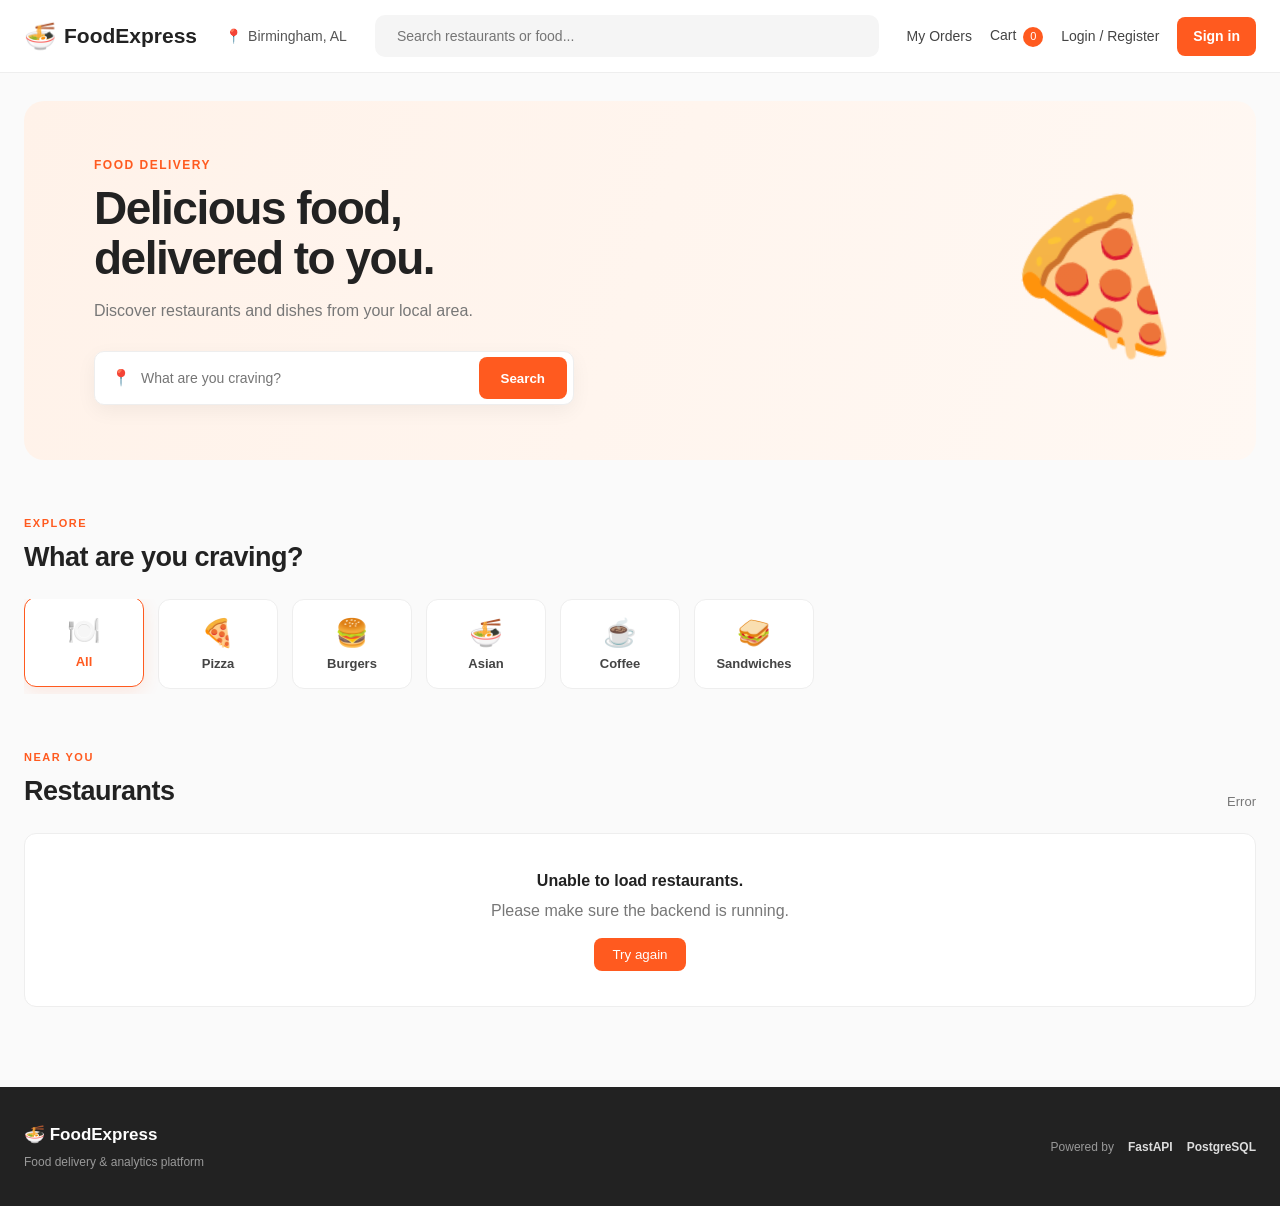
<file: frontend/index.html>
<!DOCTYPE html>
<html lang="en">
<head>
    <meta charset="UTF-8">
    <meta name="viewport" content="width=device-width, initial-scale=1.0">

    <title>FoodExpress</title>

    <link rel="stylesheet" href="css/style.css">
</head>

<body>

<header class="topbar">
    <div class="topbar-inner">

        <a href="/" class="logo">
            <span class="logo-icon">🍜</span>
            <span>FoodExpress</span>
        </a>

        <div class="location">
            <span>📍</span>
            <span>Birmingham, AL</span>
        </div>

        <div class="search-box">
            <span class="search-icon"></span>
            <input
                id="searchInput"
                type="text"
                placeholder="Search restaurants or food..."
            >
        </div>

        <nav class="nav">
            <a href="my-orders.html" class="nav-link">My Orders</a>
            <a href="#" class="nav-link">Cart <span id="cartCount">0</span></a>
            <span id="authArea" class="auth-area"></span>
            <a href="auth.html" class="login-button">Sign in</a>
        </nav>

    </div>
</header>


<main>

    <section class="hero">
        <div class="hero-content">
            <div>
                <p class="hero-label">FOOD DELIVERY</p>

                <h1>
                    Delicious food,<br>
                    delivered to you.
                </h1>

                <p class="hero-description">
                    Discover restaurants and dishes from your local area.
                </p>

                <div class="hero-search">
                    <span>📍</span>
                    <input
                        id="heroSearchInput"
                        type="text"
                        placeholder="What are you craving?"
                    >
                    <button id="heroSearchButton">Search</button>
                </div>
            </div>

            <div class="hero-decoration">
                🍕
            </div>
        </div>
    </section>


    <section class="categories-section">

        <div class="section-header">
            <div>
                <p class="section-eyebrow">EXPLORE</p>
                <h2>What are you craving?</h2>
            </div>
        </div>

        <div class="categories" id="categories">
            <button class="category active" data-category="all">
                <span>🍽️</span>
                <strong>All</strong>
            </button>

            <button class="category" data-category="pizza">
                <span>🍕</span>
                <strong>Pizza</strong>
            </button>

            <button class="category" data-category="burger">
                <span>🍔</span>
                <strong>Burgers</strong>
            </button>

            <button class="category" data-category="asian">
                <span>🍜</span>
                <strong>Asian</strong>
            </button>

            <button class="category" data-category="coffee">
                <span>☕</span>
                <strong>Coffee</strong>
            </button>

            <button class="category" data-category="sandwich">
                <span>🥪</span>
                <strong>Sandwiches</strong>
            </button>
        </div>

    </section>


    <section class="restaurants-section">

        <div class="section-header restaurants-header">

            <div>
                <p class="section-eyebrow">NEAR YOU</p>
                <h2>Restaurants</h2>
            </div>

            <div class="result-info" id="resultInfo">
                Loading...
            </div>

        </div>


        <div id="loading" class="loading">
            <div class="loading-spinner"></div>
            <p>Loading restaurants...</p>
        </div>


        <div
            id="error"
            class="error-message"
            style="display: none;"
        >
            <strong>Unable to load restaurants.</strong>
            <p>Please make sure the backend is running.</p>
            <button id="retryButton">Try again</button>
        </div>


        <div
            id="restaurants"
            class="restaurants-grid"
        ></div>

    </section>

</main>


<footer class="footer">

    <div class="footer-inner">

        <div>
            <div class="footer-logo">
                🍜 FoodExpress
            </div>

            <p>
                Food delivery & analytics platform
            </p>
        </div>

        <div class="footer-tech">
            <span>Powered by</span>
            <strong>FastAPI</strong>
            <strong>PostgreSQL</strong>
        </div>

    </div>

</footer>


<script src="js/app.js"></script>

</body>
</html>
</file>
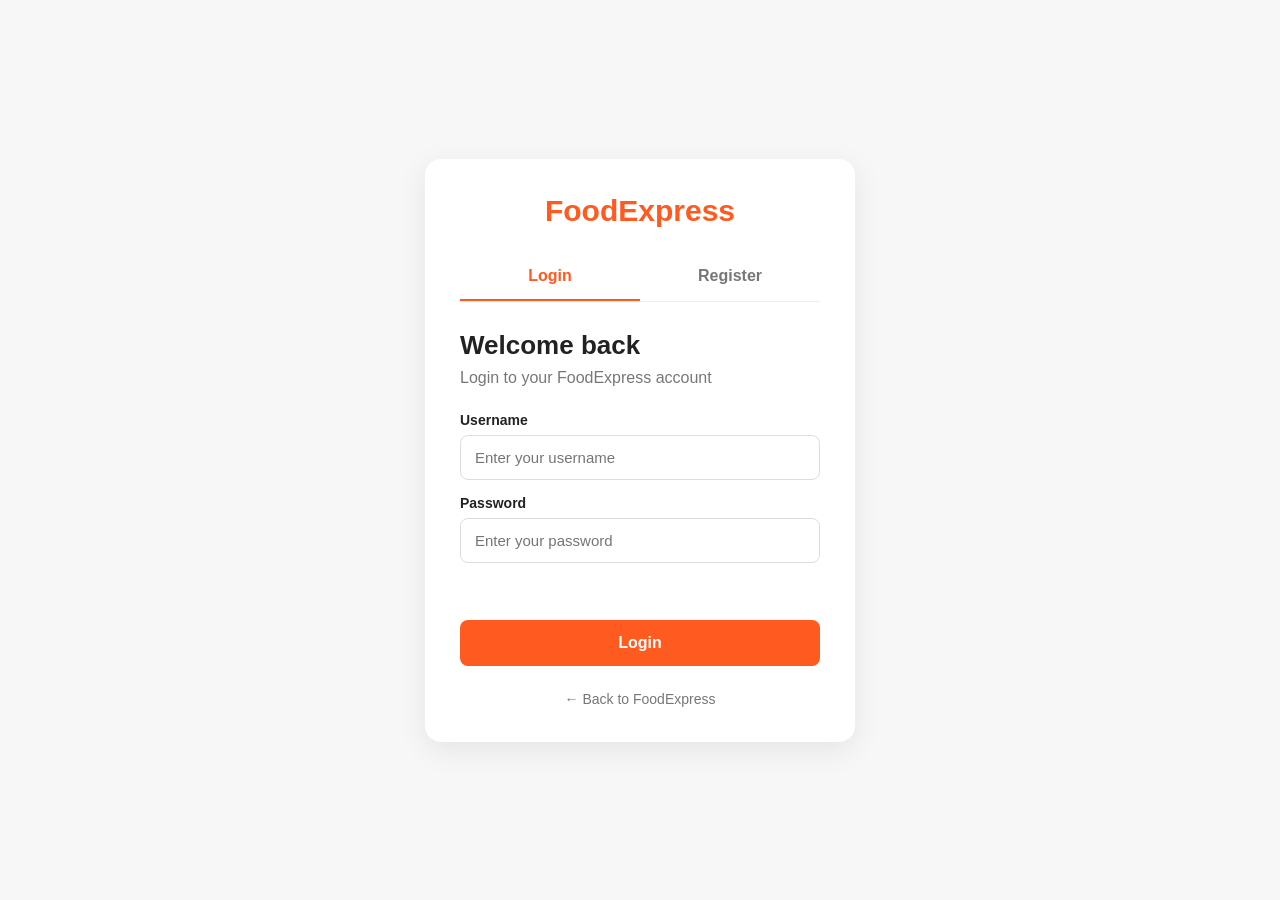
<file: frontend/auth.html>
<!DOCTYPE html>
<html lang="en">
<head>
    <meta charset="UTF-8">
    <meta name="viewport" content="width=device-width, initial-scale=1.0">
    <title>FoodExpress - Login</title>
    <link rel="stylesheet" href="css/auth.css">
</head>
<body>

<div class="auth-page">
    <div class="auth-card">

        <a href="index.html" class="logo">FoodExpress</a>

        <div class="auth-tabs">
            <button id="loginTab" class="active" onclick="showLogin()">
                Login
            </button>
            <button id="registerTab" onclick="showRegister()">
                Register
            </button>
        </div>

        <!-- Login -->
        <form id="loginForm" class="auth-form">
            <h1>Welcome back</h1>
            <p class="subtitle">Login to your FoodExpress account</p>

            <label for="loginUsername">Username</label>
            <input
                type="text"
                id="loginUsername"
                placeholder="Enter your username"
                required
            >

            <label for="loginPassword">Password</label>
            <input
                type="password"
                id="loginPassword"
                placeholder="Enter your password"
                required
            >

            <div id="loginMessage" class="message"></div>

            <button type="submit" class="submit-button">
                Login
            </button>
        </form>

        <!-- Register -->
        <form id="registerForm" class="auth-form hidden">
            <h1>Create account</h1>
            <p class="subtitle">Join FoodExpress</p>

            <label for="registerName">Name</label>
            <input
                type="text"
                id="registerName"
                placeholder="Enter your name"
            >

            <label for="registerUsername">Username</label>
            <input
                type="text"
                id="registerUsername"
                placeholder="Choose a username"
                required
            >

            <label for="registerEmail">Email</label>
            <input
                type="email"
                id="registerEmail"
                placeholder="Enter your email"
                required
            >

            <label for="registerPassword">Password</label>
            <input
                type="password"
                id="registerPassword"
                placeholder="At least 6 characters"
                required
            >

            <div id="registerMessage" class="message"></div>

            <button type="submit" class="submit-button">
                Create account
            </button>
        </form>

        <a href="index.html" class="back-link">
            ← Back to FoodExpress
        </a>

    </div>
</div>

<script src="js/auth.js"></script>

</body>
</html>
</file>
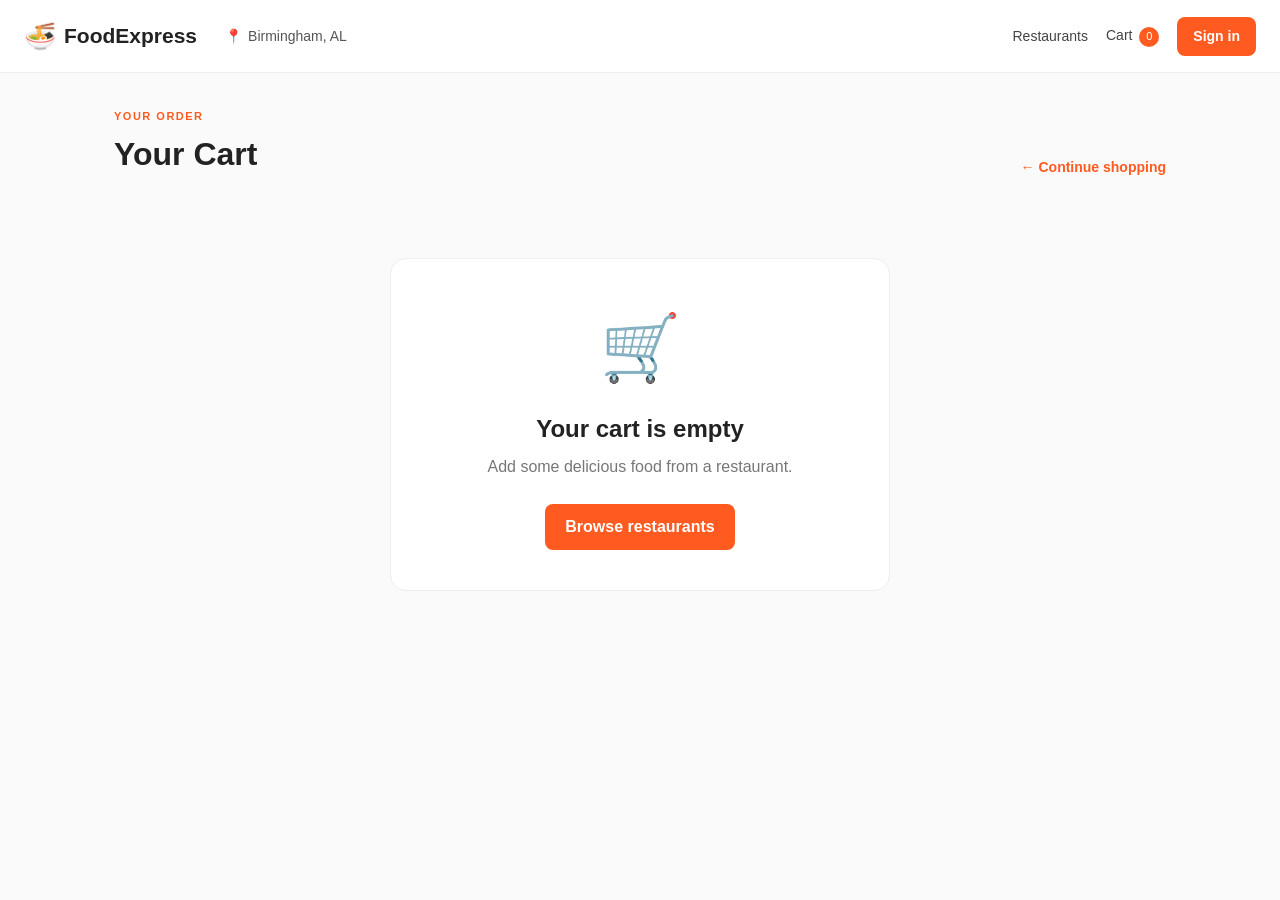
<file: frontend/cart.html>
<!DOCTYPE html>
<html lang="en">
<head>
    <meta charset="UTF-8">
    <meta name="viewport" content="width=device-width, initial-scale=1.0">

    <title>Your Cart - FoodExpress</title>

    <link rel="stylesheet" href="css/style.css">
    <link rel="stylesheet" href="css/cart.css">
</head>

<body>

<header class="topbar">
    <div class="topbar-inner">

        <a href="index.html" class="logo">
            <span class="logo-icon">🍜</span>
            <span>FoodExpress</span>
        </a>

        <div class="location">
            <span>📍</span>
            <span>Birmingham, AL</span>
        </div>

        <nav class="nav">

            <a href="index.html" class="nav-link">
                Restaurants
            </a>

            <a href="cart.html" class="nav-link cart-link">
                Cart
                <span id="cartCount">0</span>
            </a>

            <a href="#" class="login-button">
                Sign in
            </a>

        </nav>

    </div>
</header>


<main class="cart-page">

    <div class="cart-header">

        <div>
            <p class="section-eyebrow">
                YOUR ORDER
            </p>

            <h1>Your Cart</h1>
        </div>

        <a href="index.html" class="back-link">
            ← Continue shopping
        </a>

    </div>


    <div
        id="emptyCart"
        class="empty-cart"
        style="display: none;"
    >

        <div class="empty-cart-icon">
            🛒
        </div>

        <h2>Your cart is empty</h2>

        <p>
            Add some delicious food from a restaurant.
        </p>

        <a
            href="index.html"
            class="primary-button"
        >
            Browse restaurants
        </a>

    </div>


    <div
        id="cartContent"
        class="cart-layout"
        style="display: none;"
    >

        <section>

            <div
                id="cartItems"
                class="cart-items"
            >
            </div>

        </section>


        <aside class="order-summary">

            <h2>Order summary</h2>

            <div class="summary-row">
                <span>Subtotal</span>
                <strong id="subtotal">
                    $0.00
                </strong>
            </div>

            <div class="summary-row">
                <span>Delivery fee</span>
                <strong id="deliveryFee">
                    $0.00
                </strong>
            </div>

            <div class="summary-divider"></div>

            <div class="summary-total">
                <span>Total</span>
                <strong id="total">
                    $0.00
                </strong>
            </div>

            <button onclick="checkout()">
                Proceed to checkout
            </button>

        </aside>

    </div>

</main>


<script src="js/cart.js"></script>

</body>
</html>
</file>
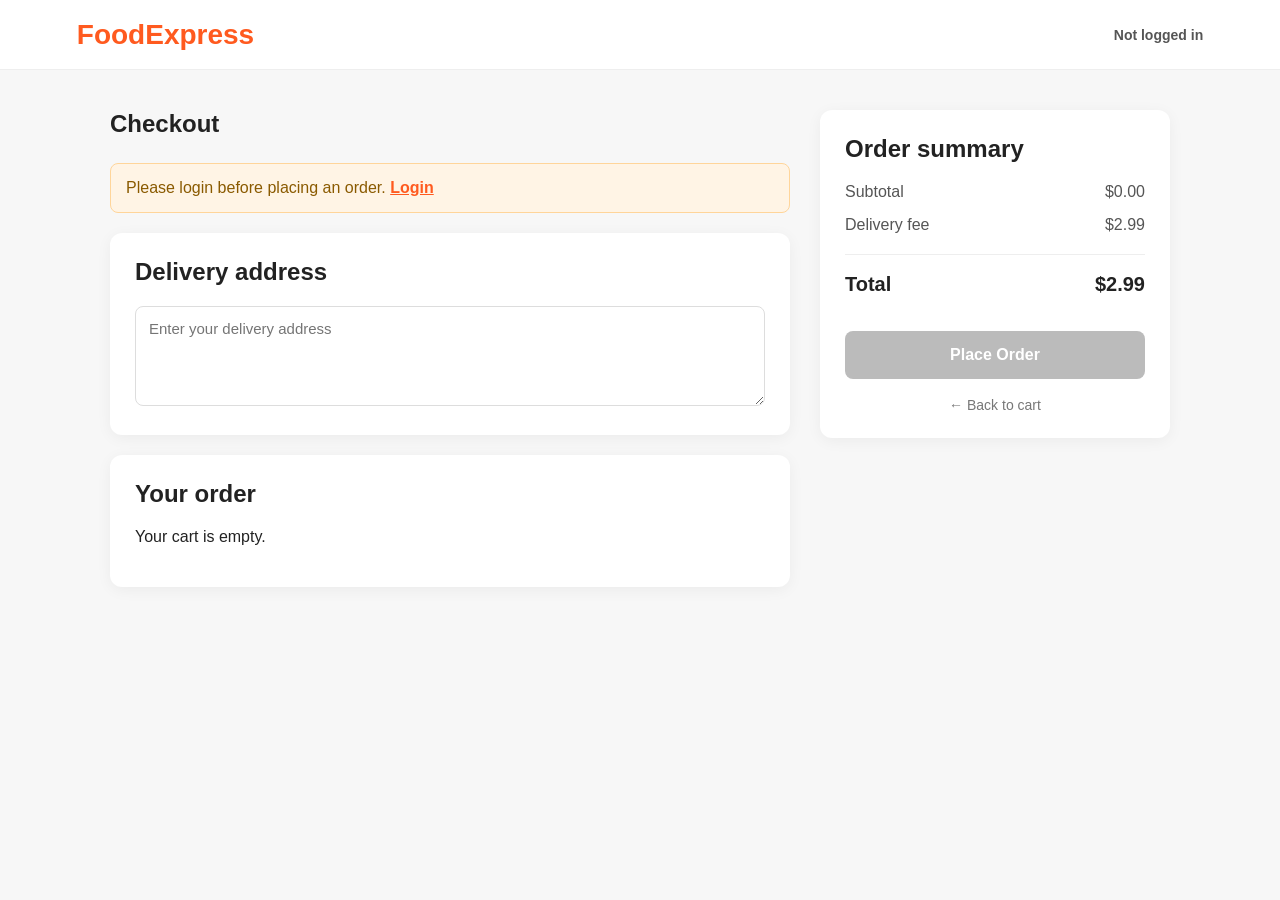
<file: frontend/checkout.html>
<!DOCTYPE html>
<html lang="en">
<head>
    <meta charset="UTF-8">
    <meta name="viewport" content="width=device-width, initial-scale=1.0">
    <title>FoodExpress - Checkout</title>
    <link rel="stylesheet" href="css/checkout.css">
</head>
<body>

<header class="checkout-header">
    <a href="index.html" class="logo">FoodExpress</a>

    <div id="checkoutUser" class="checkout-user"></div>
</header>

<main class="checkout-page">

    <div class="checkout-content">

        <section class="checkout-section">
            <h1>Checkout</h1>

            <div id="authWarning" class="warning hidden">
                Please login before placing an order.
                <a href="auth.html">Login</a>
            </div>

            <div class="section-card">
                <h2>Delivery address</h2>

                <textarea
                    id="deliveryAddress"
                    rows="4"
                    placeholder="Enter your delivery address"
                ></textarea>
            </div>

            <div class="section-card">
                <h2>Your order</h2>

                <div id="checkoutItems"></div>
            </div>

        </section>

        <aside class="summary-card">
            <h2>Order summary</h2>

            <div class="summary-row">
                <span>Subtotal</span>
                <span id="checkoutSubtotal">$0.00</span>
            </div>

            <div class="summary-row">
                <span>Delivery fee</span>
                <span id="checkoutDelivery">$2.99</span>
            </div>

            <div class="summary-row total-row">
                <span>Total</span>
                <span id="checkoutTotal">$0.00</span>
            </div>

            <button
                id="placeOrderButton"
                class="place-order-button"
                onclick="placeOrder()"
            >
                Place Order
            </button>

            <a href="cart.html" class="back-cart">
                ← Back to cart
            </a>
        </aside>

    </div>

</main>

<script src="js/checkout.js"></script>

</body>
</html>
</file>
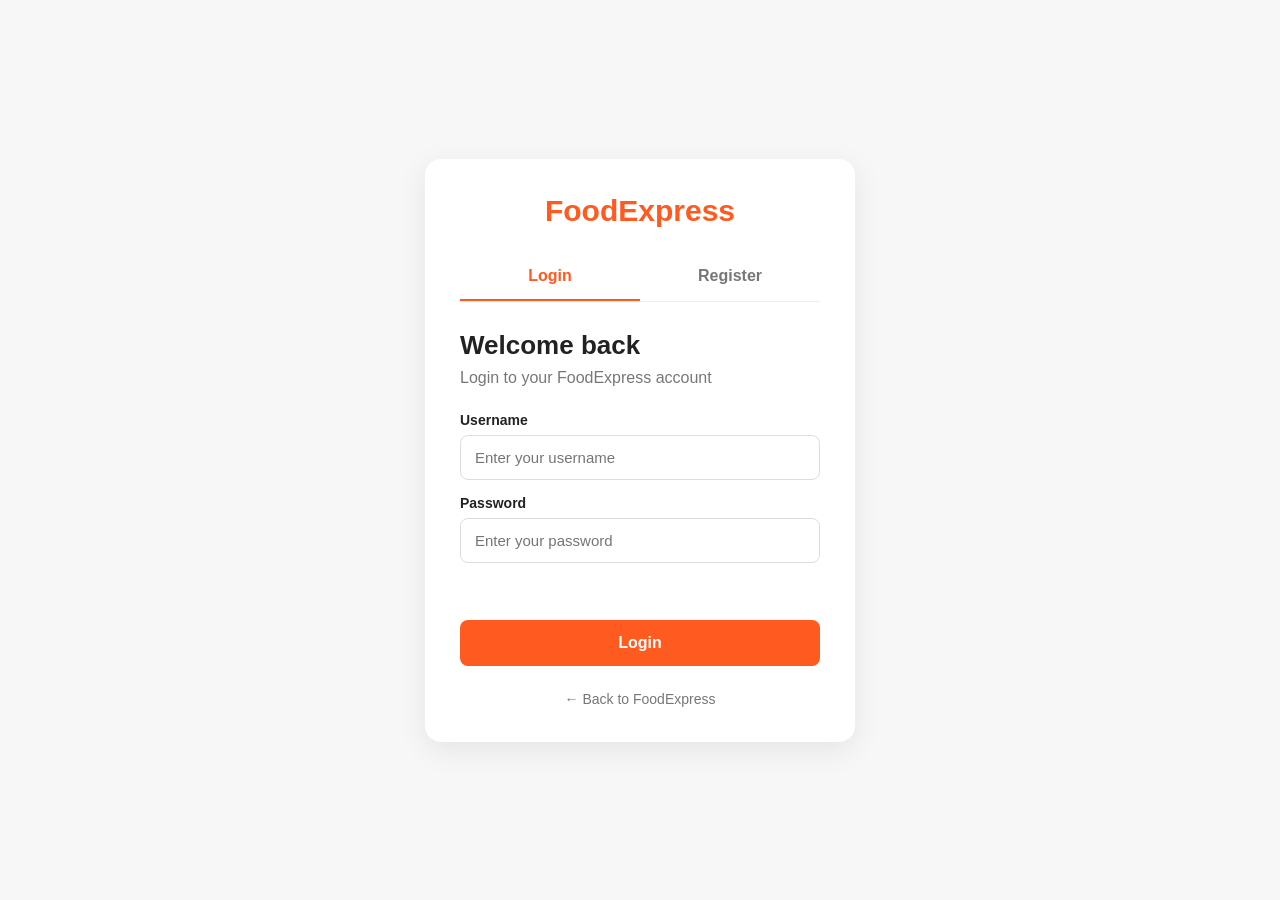
<file: frontend/my-orders.html>
<!DOCTYPE html>
<html lang="en">
<head>
    <meta charset="UTF-8">
    <meta name="viewport" content="width=device-width, initial-scale=1.0">
    <title>My Orders - FoodExpress</title>
    <link rel="stylesheet" href="css/my-orders.css">
</head>
<body>

<header class="topbar">
    <div class="topbar-inner">
        <a href="index.html" class="logo">FoodExpress</a>

        <nav class="nav-links">
            <a href="index.html">Home</a>
            <a href="index.html#restaurants">Restaurants</a>
            <a href="cart.html">Cart</a>
            <a href="my-orders.html" class="active">My Orders</a>
        </nav>
    </div>
</header>

<main class="orders-page">
    <div class="orders-container">

        <div class="page-header">
            <div>
                <h1>My Orders</h1>
                <p id="userGreeting">Your order history</p>
            </div>
        </div>

        <div id="loadingState" class="state-message">
            Loading your orders...
        </div>

        <div id="errorState" class="state-message error" hidden></div>

        <div id="emptyState" class="state-message empty" hidden>
            <h2>No orders yet</h2>
            <p>When you place an order, it will appear here.</p>
            <a href="index.html" class="browse-button">Browse Restaurants</a>
        </div>

        <div id="ordersList" class="orders-list"></div>

    </div>
</main>

<script src="js/my-orders.js"></script>
</body>
</html>
</file>
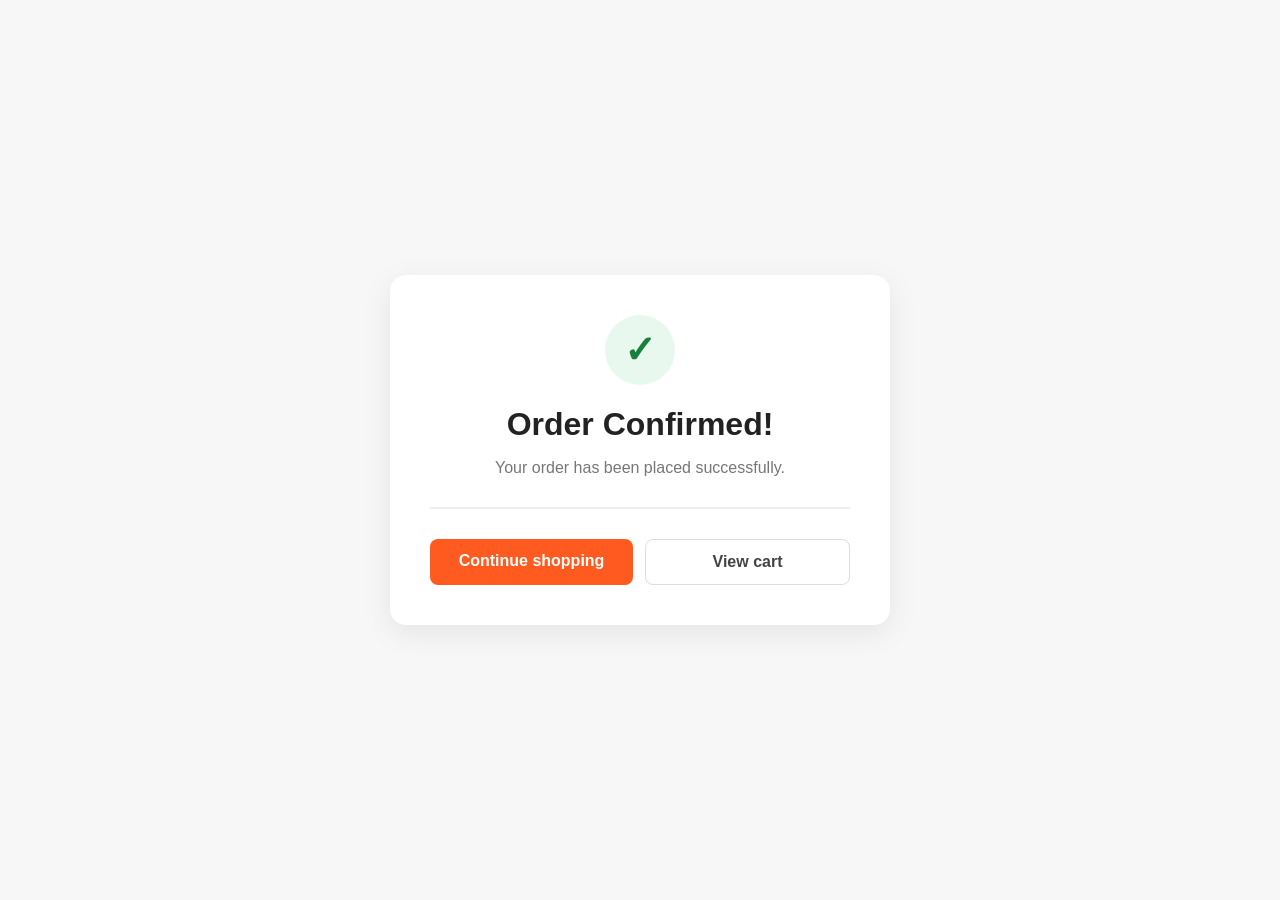
<file: frontend/order-success.html>
<!DOCTYPE html>
<html lang="en">
<head>
    <meta charset="UTF-8">
    <meta name="viewport" content="width=device-width, initial-scale=1.0">
    <title>FoodExpress - Order Confirmed</title>
    <link rel="stylesheet" href="css/order-success.css">
</head>
<body>

<div class="success-page">

    <div class="success-card">

        <div class="success-icon">✓</div>

        <h1>Order Confirmed!</h1>

        <p id="orderMessage">
            Your order has been placed successfully.
        </p>

        <div id="orderDetails" class="order-details"></div>

        <div class="success-actions">
            <a href="index.html" class="primary-button">
                Continue shopping
            </a>

            <a href="cart.html" class="secondary-button">
                View cart
            </a>
        </div>

    </div>

</div>

<script>
    const params = new URLSearchParams(window.location.search);
    const orderId = params.get("id");

    const savedOrder =
        localStorage.getItem("foodexpress_last_order");

    const details =
        document.getElementById("orderDetails");

    if (savedOrder) {
        try {
            const order = JSON.parse(savedOrder);

            details.innerHTML = `
                <div>
                    <span>Order</span>
                    <strong>#${order.id}</strong>
                </div>

                <div>
                    <span>Status</span>
                    <strong>${order.status}</strong>
                </div>

                <div>
                    <span>Total</span>
                    <strong>$${Number(order.total_amount).toFixed(2)}</strong>
                </div>
            `;
        } catch (error) {
            console.error(error);
        }
    } else if (orderId) {
        details.innerHTML = `
            <div>
                <span>Order</span>
                <strong>#${orderId}</strong>
            </div>
        `;
    }
</script>

</body>
</html>
</file>
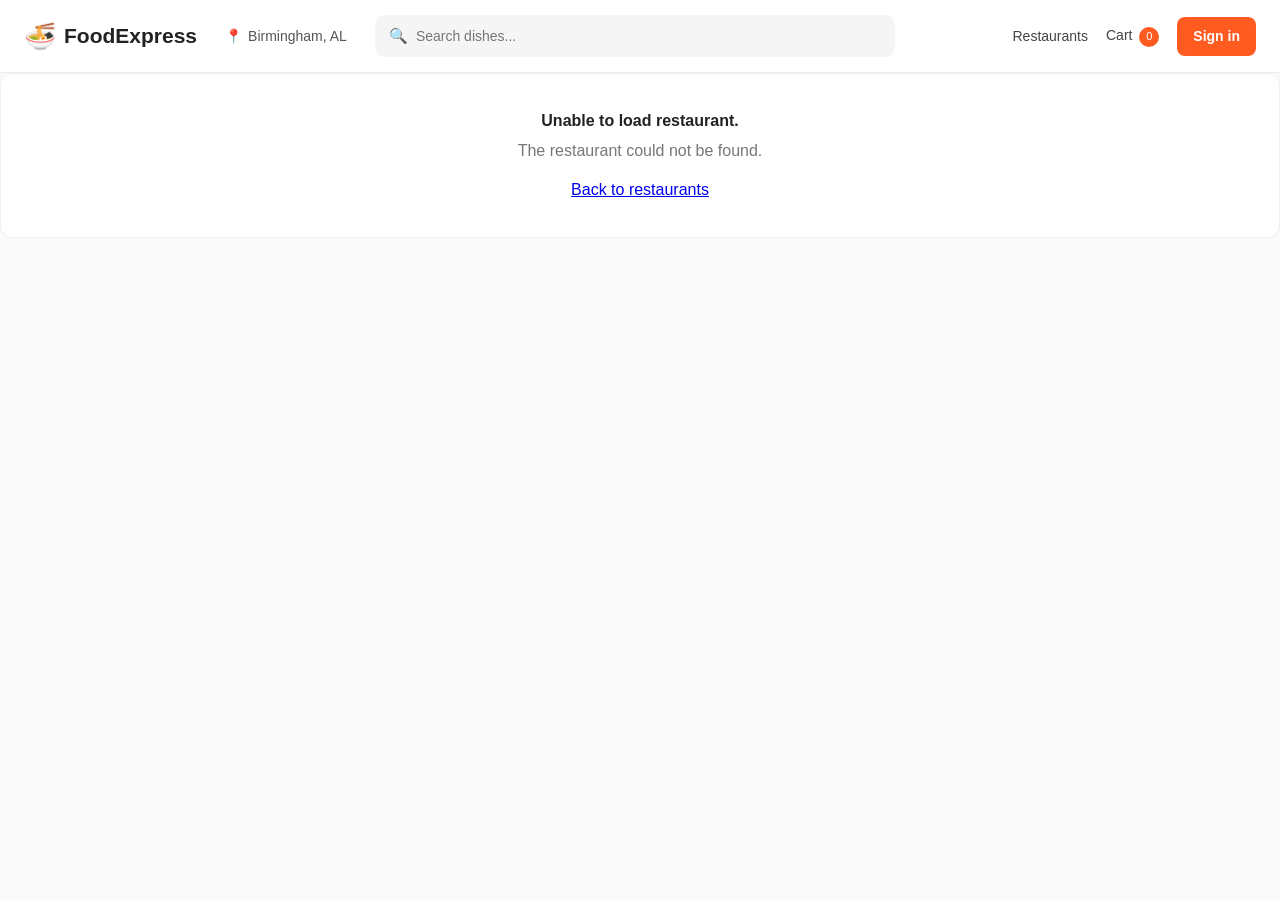
<file: frontend/restaurant.html>
<!DOCTYPE html>
<html lang="en">
<head>
    <meta charset="UTF-8">
    <meta name="viewport" content="width=device-width, initial-scale=1.0">

    <title>Restaurant - FoodExpress</title>

    <link rel="stylesheet" href="css/style.css">
    <link rel="stylesheet" href="css/restaurant.css">
</head>

<body>

<header class="topbar">
    <div class="topbar-inner">

        <a href="index.html" class="logo">
            <span class="logo-icon">🍜</span>
            <span>FoodExpress</span>
        </a>

        <div class="location">
            <span>📍</span>
            <span>Birmingham, AL</span>
        </div>

        <div class="search-box">
            <span class="search-icon">🔍</span>

            <input
                id="menuSearch"
                type="text"
                placeholder="Search dishes..."
            >
        </div>

        <nav class="nav">
            <a href="index.html" class="nav-link">
                Restaurants
            </a>

            <a href="cart.html" class="nav-link">
                Cart <span id="cartCount">0</span>
            </a>

            <a href="#" class="login-button">
                Sign in
            </a>
        </nav>

    </div>
</header>


<main>

    <div
        id="restaurantLoading"
        class="loading restaurant-loading"
    >
        <div class="loading-spinner"></div>
        <p>Loading restaurant...</p>
    </div>


    <div
        id="restaurantError"
        class="error-message restaurant-error"
        style="display: none;"
    >
        <strong>Unable to load restaurant.</strong>

        <p>
            The restaurant could not be found.
        </p>

        <a href="index.html">
            Back to restaurants
        </a>
    </div>


    <section
        id="restaurantPage"
        class="restaurant-page"
        style="display: none;"
    >

        <div class="restaurant-hero">

            <div class="restaurant-hero-image">
                🍽️
            </div>

            <div class="restaurant-hero-info">

                <div class="restaurant-hero-category">
                    RESTAURANT
                </div>

                <h1 id="restaurantName">
                    Restaurant
                </h1>

                <p
                    id="restaurantCategory"
                    class="restaurant-category-large"
                >
                </p>

                <div class="restaurant-details">

                    <span
                        id="restaurantRating"
                        class="detail-rating"
                    >
                    </span>

                    <span
                        id="restaurantPrice"
                        class="detail-price"
                    >
                    </span>

                    <span
                        id="restaurantAddress"
                        class="detail-address"
                    >
                    </span>

                </div>

            </div>

        </div>


        <div class="menu-layout">

            <aside class="menu-sidebar">

                <h3>Menu</h3>

                <div
                    id="menuCategories"
                    class="menu-categories"
                >
                </div>

            </aside>


            <section class="menu-content">

                <div class="menu-header">

                    <div>
                        <p class="section-eyebrow">
                            MENU
                        </p>

                        <h2 id="menuTitle">
                            All dishes
                        </h2>
                    </div>

                    <span
                        id="dishCount"
                        class="dish-count"
                    >
                    </span>

                </div>


                <div
                    id="menuGrid"
                    class="menu-grid"
                >
                </div>

            </section>

        </div>

    </section>

</main>


<div
    id="cartBar"
    class="cart-bar"
    style="display: none;"
>

    <div>
        <strong id="cartItemsCount">
            0 items
        </strong>

        <span id="cartTotal">
            $0.00
        </span>
    </div>

    <button onclick="window.location.href='cart.html'">
        View cart
    </button>

</div>


<script src="js/restaurant.js"></script>

</body>
</html>
</file>
<file: frontend/css/style.css>
* {
    box-sizing: border-box;
    margin: 0;
    padding: 0;
}

:root {
    --primary: #ff5a1f;
    --primary-dark: #e94b13;
    --text: #222222;
    --muted: #777777;
    --light: #f7f7f7;
    --border: #eeeeee;
    --white: #ffffff;
}

body {
    font-family:
        -apple-system,
        BlinkMacSystemFont,
        "Segoe UI",
        Roboto,
        Arial,
        sans-serif;

    background: #fafafa;
    color: var(--text);
    line-height: 1.5;
}


/* =========================
   TOP BAR
   ========================= */

.topbar {
    position: sticky;
    top: 0;
    z-index: 100;

    background: rgba(255, 255, 255, 0.97);
    border-bottom: 1px solid var(--border);
}

.topbar-inner {
    max-width: 1280px;
    height: 72px;

    margin: 0 auto;
    padding: 0 24px;

    display: flex;
    align-items: center;
    gap: 28px;
}

.logo {
    display: flex;
    align-items: center;
    gap: 8px;

    color: var(--text);
    text-decoration: none;

    font-size: 21px;
    font-weight: 800;

    white-space: nowrap;
}

.logo-icon {
    font-size: 26px;
}

.location {
    display: flex;
    align-items: center;
    gap: 6px;

    color: #555;
    font-size: 14px;

    white-space: nowrap;
}

.search-box {
    flex: 1;

    max-width: 520px;

    height: 42px;

    display: flex;
    align-items: center;
    gap: 8px;

    padding: 0 14px;

    background: #f5f5f5;
    border-radius: 10px;
}

.search-icon {
    font-size: 15px;
}

.search-box input {
    width: 100%;

    border: none;
    outline: none;

    background: transparent;

    font-size: 14px;
}

.nav {
    margin-left: auto;

    display: flex;
    align-items: center;
    gap: 18px;
}

.nav-link {
    color: #444;
    text-decoration: none;

    font-size: 14px;
    font-weight: 500;
}

.nav-link:hover {
    color: var(--primary);
}

#cartCount {
    display: inline-flex;

    min-width: 20px;
    height: 20px;

    align-items: center;
    justify-content: center;

    margin-left: 3px;

    background: var(--primary);
    color: white;

    border-radius: 50%;

    font-size: 11px;
}

.login-button {
    padding: 9px 16px;

    color: white;
    background: var(--primary);

    border-radius: 8px;

    text-decoration: none;

    font-size: 14px;
    font-weight: 600;
}


/* =========================
   HERO
   ========================= */

.hero {
    max-width: 1280px;

    margin: 28px auto 0;
    padding: 0 24px;
}

.hero-content {
    min-height: 330px;

    padding: 55px 70px;

    display: flex;
    align-items: center;
    justify-content: space-between;

    overflow: hidden;

    border-radius: 20px;

    background:
        linear-gradient(
            110deg,
            #fff2e9,
            #fff8f3
        );
}

.hero-label {
    margin-bottom: 10px;

    color: var(--primary);

    font-size: 12px;
    font-weight: 800;
    letter-spacing: 1.5px;
}

.hero h1 {
    font-size: 46px;
    line-height: 1.08;

    letter-spacing: -1.5px;
}

.hero-description {
    margin-top: 16px;

    color: var(--muted);

    font-size: 16px;
}

.hero-search {
    width: 480px;
    height: 54px;

    margin-top: 28px;

    display: flex;
    align-items: center;
    gap: 10px;

    padding: 5px 6px 5px 16px;

    background: white;

    border: 1px solid #eeeeee;
    border-radius: 10px;

    box-shadow: 0 6px 20px rgba(0, 0, 0, 0.05);
}

.hero-search input {
    flex: 1;

    border: none;
    outline: none;

    font-size: 14px;
}

.hero-search button {
    height: 42px;

    padding: 0 22px;

    border: none;
    border-radius: 8px;

    color: white;
    background: var(--primary);

    font-weight: 600;

    cursor: pointer;
}

.hero-search button:hover {
    background: var(--primary-dark);
}

.hero-decoration {
    font-size: 150px;

    transform: rotate(-8deg);

    opacity: 0.95;
}


/* =========================
   SECTIONS
   ========================= */

.categories-section,
.restaurants-section {
    max-width: 1280px;

    margin: 55px auto 0;
    padding: 0 24px;
}

.section-header {
    display: flex;
    align-items: flex-end;
    justify-content: space-between;

    margin-bottom: 22px;
}

.section-eyebrow {
    margin-bottom: 5px;

    color: var(--primary);

    font-size: 11px;
    font-weight: 800;

    letter-spacing: 1.5px;
}

.section-header h2 {
    font-size: 27px;
    letter-spacing: -0.5px;
}

.result-info {
    color: var(--muted);
    font-size: 13px;
}


/* =========================
   CATEGORIES
   ========================= */

.categories {
    display: flex;
    gap: 14px;

    overflow-x: auto;

    padding-bottom: 5px;
}

.category {
    min-width: 120px;

    padding: 17px 18px;

    display: flex;
    flex-direction: column;
    align-items: center;
    gap: 7px;

    background: white;

    border: 1px solid var(--border);
    border-radius: 12px;

    cursor: pointer;

    transition: 0.2s;
}

.category span {
    font-size: 27px;
}

.category strong {
    color: #444;

    font-size: 13px;
}

.category:hover,
.category.active {
    border-color: var(--primary);

    transform: translateY(-2px);

    box-shadow: 0 5px 18px rgba(255, 90, 31, 0.12);
}

.category.active strong {
    color: var(--primary);
}


/* =========================
   RESTAURANTS
   ========================= */

.restaurants-grid {
    display: grid;

    grid-template-columns:
        repeat(4, minmax(0, 1fr));

    gap: 20px;
}

.restaurant-card {
    overflow: hidden;

    background: white;

    border: 1px solid var(--border);
    border-radius: 14px;

    cursor: pointer;

    transition:
        transform 0.2s,
        box-shadow 0.2s;
}

.restaurant-card:hover {
    transform: translateY(-4px);

    box-shadow:
        0 10px 30px rgba(0, 0, 0, 0.08);
}

.restaurant-image {
    height: 170px;

    display: flex;
    align-items: center;
    justify-content: center;

    background:
        linear-gradient(
            135deg,
            #ffe3d3,
            #fff3eb
        );

    font-size: 70px;
}

.restaurant-image img {
    width: 100%;
    height: 100%;
    object-fit: cover;
    display: block;
}

.restaurant-content {
    padding: 17px;
}

.restaurant-name {
    margin-bottom: 7px;

    font-size: 17px;
    font-weight: 700;

    line-height: 1.25;

    display: -webkit-box;
    -webkit-line-clamp: 2;
    -webkit-box-orient: vertical;

    overflow: hidden;
}

.restaurant-category {
    min-height: 21px;

    margin-bottom: 10px;

    color: var(--muted);

    font-size: 12px;

    white-space: nowrap;
    overflow: hidden;
    text-overflow: ellipsis;
}

.restaurant-meta {
    display: flex;
    align-items: center;
    gap: 8px;

    font-size: 12px;
}

.rating {
    color: #e58b00;
    font-weight: 700;
}

.rating-count {
    color: #999;
}

.price {
    color: #555;
    font-weight: 600;
}

.restaurant-address {
    margin-top: 10px;

    color: #888;

    font-size: 11px;

    white-space: nowrap;
    overflow: hidden;
    text-overflow: ellipsis;
}


/* =========================
   LOADING
   ========================= */

.loading {
    min-height: 250px;

    display: flex;
    flex-direction: column;
    align-items: center;
    justify-content: center;

    color: var(--muted);
}

.loading-spinner {
    width: 32px;
    height: 32px;

    margin-bottom: 12px;

    border: 3px solid #eeeeee;
    border-top-color: var(--primary);

    border-radius: 50%;

    animation: spin 0.8s linear infinite;
}

@keyframes spin {
    to {
        transform: rotate(360deg);
    }
}


/* =========================
   ERROR
   ========================= */

.error-message {
    padding: 35px;

    text-align: center;

    background: white;

    border: 1px solid #eeeeee;
    border-radius: 12px;
}

.error-message strong {
    display: block;
    margin-bottom: 6px;
}

.error-message p {
    margin-bottom: 15px;

    color: var(--muted);
}

.error-message button {
    padding: 9px 18px;

    border: none;
    border-radius: 8px;

    color: white;
    background: var(--primary);

    cursor: pointer;
}


/* =========================
   FOOTER
   ========================= */

.footer {
    margin-top: 80px;

    padding: 35px 0;

    background: #222;

    color: white;
}

.footer-inner {
    max-width: 1280px;

    margin: 0 auto;
    padding: 0 24px;

    display: flex;
    justify-content: space-between;
    align-items: center;
}

.footer-logo {
    font-size: 17px;
    font-weight: 700;
}

.footer p {
    margin-top: 5px;

    color: #999;

    font-size: 12px;
}

.footer-tech {
    display: flex;
    align-items: center;
    gap: 14px;

    color: #999;

    font-size: 12px;
}

.footer-tech strong {
    color: #ddd;
}


/* =========================
   RESPONSIVE
   ========================= */

@media (max-width: 1050px) {

    .location {
        display: none;
    }

    .restaurants-grid {
        grid-template-columns:
            repeat(3, minmax(0, 1fr));
    }

    .hero-content {
        padding: 45px;
    }

    .hero-decoration {
        font-size: 110px;
    }
}


@media (max-width: 760px) {

    .topbar-inner {
        height: auto;

        padding-top: 14px;
        padding-bottom: 14px;

        flex-wrap: wrap;
    }

    .search-box {
        order: 3;

        flex-basis: 100%;
        max-width: none;
    }

    .nav-link {
        display: none;
    }

    .hero-content {
        min-height: 300px;

        padding: 35px 25px;
    }

    .hero h1 {
        font-size: 35px;
    }

    .hero-search {
        width: 100%;
    }

    .hero-decoration {
        display: none;
    }

    .restaurants-grid {
        grid-template-columns:
            repeat(2, minmax(0, 1fr));
    }
}


@media (max-width: 500px) {

    .restaurants-grid {
        grid-template-columns: 1fr;
    }

    .categories-section,
    .restaurants-section,
    .hero {
        padding-left: 16px;
        padding-right: 16px;
    }

    .hero-content {
        border-radius: 14px;
    }

    .section-header h2 {
        font-size: 23px;
    }
}

.auth-area {
    display: flex;
    align-items: center;
    gap: 12px;
}

.welcome-user {
    font-size: 14px;
    color: #444;
    font-weight: 600;
}

.logout-button {
    border: 1px solid #ddd;
    background: white;
    color: #444;
    padding: 7px 12px;
    border-radius: 6px;
    cursor: pointer;
    font-size: 14px;
}

.logout-button:hover {
    border-color: #ff5a1f;
    color: #ff5a1f;
}

@media (max-width: 700px) {
    .welcome-user {
        display: none;
    }
}
</file>
<file: frontend/css/auth.css>
* {
    box-sizing: border-box;
}

body {
    margin: 0;
    font-family: Arial, Helvetica, sans-serif;
    background: #f7f7f7;
    color: #222;
}

.auth-page {
    min-height: 100vh;
    display: flex;
    justify-content: center;
    align-items: center;
    padding: 30px 20px;
}

.auth-card {
    width: 100%;
    max-width: 430px;
    background: white;
    border-radius: 16px;
    padding: 35px;
    box-shadow: 0 8px 30px rgba(0, 0, 0, 0.08);
}

.logo {
    display: block;
    text-align: center;
    text-decoration: none;
    color: #ff5a1f;
    font-size: 30px;
    font-weight: 800;
    margin-bottom: 25px;
}

.auth-tabs {
    display: flex;
    border-bottom: 1px solid #eee;
    margin-bottom: 28px;
}

.auth-tabs button {
    flex: 1;
    border: none;
    background: transparent;
    padding: 14px;
    font-size: 16px;
    font-weight: 600;
    cursor: pointer;
    color: #777;
    border-bottom: 2px solid transparent;
}

.auth-tabs button.active {
    color: #ff5a1f;
    border-bottom-color: #ff5a1f;
}

.auth-form h1 {
    margin: 0 0 8px;
    font-size: 26px;
}

.subtitle {
    margin: 0 0 25px;
    color: #777;
}

.auth-form label {
    display: block;
    margin: 15px 0 7px;
    font-size: 14px;
    font-weight: 600;
}

.auth-form input {
    width: 100%;
    padding: 13px 14px;
    border: 1px solid #ddd;
    border-radius: 8px;
    font-size: 15px;
    outline: none;
}

.auth-form input:focus {
    border-color: #ff5a1f;
}

.submit-button {
    width: 100%;
    margin-top: 22px;
    padding: 14px;
    border: none;
    border-radius: 8px;
    background: #ff5a1f;
    color: white;
    font-size: 16px;
    font-weight: 700;
    cursor: pointer;
}

.submit-button:hover {
    background: #e94d17;
}

.message {
    margin-top: 15px;
    font-size: 14px;
    min-height: 20px;
}

.message.error {
    color: #d93025;
}

.message.success {
    color: #16803c;
}

.hidden {
    display: none;
}

.back-link {
    display: block;
    text-align: center;
    margin-top: 25px;
    color: #777;
    text-decoration: none;
    font-size: 14px;
}

.back-link:hover {
    color: #ff5a1f;
}

@media (max-width: 500px) {
    .auth-card {
        padding: 25px 20px;
    }
}
</file>
<file: frontend/css/cart.css>
.cart-page {
    max-width: 1100px;

    margin: 35px auto 80px;

    padding: 0 24px;
}


/* =========================
   HEADER
   ========================= */

.cart-header {
    display: flex;

    align-items: flex-end;
    justify-content: space-between;

    margin-bottom: 30px;
}

.cart-header h1 {
    font-size: 32px;
}

.back-link {
    color: var(--primary);

    font-size: 14px;
    font-weight: 600;

    text-decoration: none;
}

.back-link:hover {
    text-decoration: underline;
}


/* =========================
   CART LAYOUT
   ========================= */

.cart-layout {
    display: grid;

    grid-template-columns:
        minmax(0, 1fr)
        340px;

    gap: 30px;

    align-items: start;
}


/* =========================
   CART ITEM
   ========================= */

.cart-items {
    display: flex;

    flex-direction: column;

    gap: 14px;
}

.cart-item {
    display: flex;

    align-items: center;

    gap: 18px;

    padding: 18px;

    background: white;

    border: 1px solid var(--border);

    border-radius: 14px;
}

.cart-item-image {
    width: 90px;
    height: 90px;

    flex-shrink: 0;

    display: flex;
    align-items: center;
    justify-content: center;

    background:
        linear-gradient(
            135deg,
            #fff0e6,
            #fff8f4
        );

    border-radius: 10px;

    font-size: 42px;
}

.cart-item-info {
    flex: 1;

    min-width: 0;
}

.cart-item-name {
    margin-bottom: 6px;

    font-size: 16px;
    font-weight: 700;
}

.cart-item-price {
    color: var(--muted);

    font-size: 13px;
}

.cart-item-total {
    margin-top: 7px;

    font-size: 15px;
    font-weight: 800;
}


/* =========================
   QUANTITY
   ========================= */

.quantity-control {
    display: flex;

    align-items: center;

    gap: 8px;
}

.quantity-button {
    width: 30px;
    height: 30px;

    display: flex;
    align-items: center;
    justify-content: center;

    border: 1px solid #ddd;

    border-radius: 7px;

    background: white;

    font-size: 17px;

    cursor: pointer;
}

.quantity-button:hover {
    border-color: var(--primary);

    color: var(--primary);
}

.quantity-value {
    min-width: 24px;

    text-align: center;

    font-weight: 700;
}


/* =========================
   REMOVE
   ========================= */

.remove-button {
    border: none;

    background: transparent;

    color: #999;

    font-size: 12px;

    cursor: pointer;
}

.remove-button:hover {
    color: #d33;
}


/* =========================
   SUMMARY
   ========================= */

.order-summary {
    position: sticky;

    top: 100px;

    padding: 24px;

    background: white;

    border: 1px solid var(--border);

    border-radius: 14px;
}

.order-summary h2 {
    margin-bottom: 22px;

    font-size: 20px;
}

.summary-row {
    display: flex;

    align-items: center;
    justify-content: space-between;

    margin-bottom: 15px;

    color: #666;

    font-size: 14px;
}

.summary-row strong {
    color: var(--text);
}

.summary-divider {
    height: 1px;

    margin: 18px 0;

    background: var(--border);
}

.summary-total {
    display: flex;

    align-items: center;
    justify-content: space-between;

    margin-bottom: 20px;

    font-size: 18px;
    font-weight: 800;
}

.checkout-button {
    width: 100%;

    padding: 13px;

    border: none;

    border-radius: 9px;

    background: var(--primary);

    color: white;

    font-size: 15px;
    font-weight: 700;

    cursor: pointer;
}

.checkout-button:hover {
    background: var(--primary-dark);
}


/* =========================
   EMPTY CART
   ========================= */

.empty-cart {
    max-width: 500px;

    margin: 80px auto;

    padding: 40px;

    text-align: center;

    background: white;

    border: 1px solid var(--border);

    border-radius: 16px;
}

.empty-cart-icon {
    margin-bottom: 15px;

    font-size: 65px;
}

.empty-cart h2 {
    margin-bottom: 8px;

    font-size: 24px;
}

.empty-cart p {
    margin-bottom: 25px;

    color: var(--muted);
}

.primary-button {
    display: inline-block;

    padding: 11px 20px;

    border-radius: 8px;

    background: var(--primary);

    color: white;

    font-weight: 700;

    text-decoration: none;
}


/* =========================
   RESPONSIVE
   ========================= */

@media (max-width: 800px) {

    .cart-layout {
        grid-template-columns: 1fr;
    }

    .order-summary {
        position: static;
    }
}


@media (max-width: 550px) {

    .cart-page {
        padding: 0 16px;
    }

    .cart-header {
        align-items: flex-start;

        flex-direction: column;

        gap: 12px;
    }

    .cart-item {
        flex-wrap: wrap;
    }

    .cart-item-image {
        width: 70px;
        height: 70px;

        font-size: 32px;
    }

    .quantity-control {
        margin-left: 88px;
    }
}
</file>
<file: frontend/css/checkout.css>
* {
    box-sizing: border-box;
}

body {
    margin: 0;
    font-family: Arial, Helvetica, sans-serif;
    background: #f7f7f7;
    color: #222;
}

.checkout-header {
    height: 70px;
    background: white;
    border-bottom: 1px solid #eee;
    display: flex;
    align-items: center;
    justify-content: space-between;
    padding: 0 6%;
}

.logo {
    color: #ff5a1f;
    text-decoration: none;
    font-size: 28px;
    font-weight: 800;
}

.checkout-user {
    font-size: 14px;
    color: #555;
    font-weight: 600;
}

.checkout-page {
    max-width: 1100px;
    margin: 40px auto;
    padding: 0 20px;
}

.checkout-content {
    display: grid;
    grid-template-columns: 1fr 350px;
    gap: 30px;
}

.checkout-section h1 {
    margin-top: 0;
    margin-bottom: 25px;
}

.section-card,
.summary-card {
    background: white;
    border-radius: 12px;
    padding: 25px;
    box-shadow: 0 3px 15px rgba(0, 0, 0, 0.05);
    margin-bottom: 20px;
}

.section-card h2,
.summary-card h2 {
    margin-top: 0;
    margin-bottom: 20px;
}

textarea {
    width: 100%;
    resize: vertical;
    min-height: 100px;
    padding: 13px;
    border: 1px solid #ddd;
    border-radius: 8px;
    font-size: 15px;
    font-family: inherit;
}

textarea:focus {
    outline: none;
    border-color: #ff5a1f;
}

.checkout-item {
    display: flex;
    justify-content: space-between;
    gap: 15px;
    padding: 15px 0;
    border-bottom: 1px solid #eee;
}

.checkout-item:last-child {
    border-bottom: none;
}

.item-name {
    font-weight: 600;
}

.item-quantity {
    color: #777;
    margin-top: 5px;
    font-size: 14px;
}

.item-price {
    font-weight: 600;
    white-space: nowrap;
}

.summary-card {
    height: fit-content;
    position: sticky;
    top: 20px;
}

.summary-row {
    display: flex;
    justify-content: space-between;
    margin: 15px 0;
    color: #555;
}

.total-row {
    border-top: 1px solid #eee;
    padding-top: 18px;
    margin-top: 20px;
    color: #222;
    font-size: 20px;
    font-weight: 700;
}

.place-order-button {
    width: 100%;
    margin-top: 20px;
    padding: 15px;
    border: none;
    border-radius: 8px;
    background: #ff5a1f;
    color: white;
    font-size: 16px;
    font-weight: 700;
    cursor: pointer;
}

.place-order-button:hover {
    background: #e94d17;
}

.place-order-button:disabled {
    background: #bbb;
    cursor: not-allowed;
}

.back-cart {
    display: block;
    text-align: center;
    margin-top: 18px;
    color: #777;
    text-decoration: none;
    font-size: 14px;
}

.warning {
    background: #fff4e5;
    border: 1px solid #ffd59a;
    color: #8a5a00;
    padding: 15px;
    border-radius: 8px;
    margin-bottom: 20px;
}

.warning a {
    color: #ff5a1f;
    font-weight: 600;
}

.hidden {
    display: none;
}

@media (max-width: 800px) {
    .checkout-content {
        grid-template-columns: 1fr;
    }

    .summary-card {
        position: static;
    }

    .checkout-header {
        padding: 0 20px;
    }
}
</file>
<file: frontend/css/my-orders.css>
* {
    box-sizing: border-box;
}

body {
    margin: 0;
    font-family: Arial, Helvetica, sans-serif;
    background: #f7f7f7;
    color: #222;
}

.topbar {
    background: #ffffff;
    border-bottom: 1px solid #e5e5e5;
    position: sticky;
    top: 0;
    z-index: 100;
}

.topbar-inner {
    max-width: 1200px;
    margin: 0 auto;
    min-height: 68px;
    padding: 0 24px;
    display: flex;
    align-items: center;
    justify-content: space-between;
}

.logo {
    color: #ff5a1f;
    font-size: 25px;
    font-weight: 800;
    text-decoration: none;
}

.nav-links {
    display: flex;
    align-items: center;
    gap: 26px;
}

.nav-links a {
    color: #444;
    text-decoration: none;
    font-size: 15px;
    font-weight: 600;
}

.nav-links a:hover,
.nav-links a.active {
    color: #ff5a1f;
}

.orders-page {
    padding: 40px 20px 70px;
}

.orders-container {
    max-width: 900px;
    margin: 0 auto;
}

.page-header {
    margin-bottom: 28px;
}

.page-header h1 {
    margin: 0 0 8px;
    font-size: 32px;
}

.page-header p {
    margin: 0;
    color: #777;
}

.state-message {
    background: #ffffff;
    border-radius: 14px;
    padding: 40px;
    text-align: center;
    color: #666;
}

.state-message.error {
    color: #c62828;
}

.state-message.empty h2 {
    margin-top: 0;
    color: #222;
}

.state-message.empty p {
    margin-bottom: 24px;
}

.browse-button {
    display: inline-block;
    padding: 12px 22px;
    border-radius: 8px;
    background: #ff5a1f;
    color: white;
    text-decoration: none;
    font-weight: 700;
}

.orders-list {
    display: flex;
    flex-direction: column;
    gap: 20px;
}

.order-card {
    background: #ffffff;
    border-radius: 14px;
    padding: 24px;
    box-shadow: 0 2px 10px rgba(0, 0, 0, 0.05);
}

.order-header {
    display: flex;
    justify-content: space-between;
    align-items: flex-start;
    gap: 20px;
    padding-bottom: 18px;
    border-bottom: 1px solid #eeeeee;
}

.order-number {
    margin: 0 0 7px;
    font-size: 18px;
}

.restaurant-name {
    margin: 0;
    color: #444;
    font-size: 15px;
}

.restaurant-address {
    margin: 6px 0 0;
    color: #888;
    font-size: 13px;
}

.status {
    padding: 7px 12px;
    border-radius: 20px;
    background: #fff3e8;
    color: #e85d04;
    font-size: 13px;
    font-weight: 700;
    text-transform: capitalize;
    white-space: nowrap;
}

.order-items {
    padding: 18px 0;
}

.order-item {
    display: flex;
    justify-content: space-between;
    gap: 20px;
    padding: 8px 0;
}

.item-name {
    color: #333;
}

.item-quantity {
    color: #777;
    margin-left: 6px;
}

.item-price {
    font-weight: 600;
    white-space: nowrap;
}

.order-summary {
    border-top: 1px solid #eeeeee;
    padding-top: 16px;
}

.summary-row {
    display: flex;
    justify-content: space-between;
    margin: 7px 0;
    color: #666;
}

.summary-row.total {
    margin-top: 14px;
    padding-top: 14px;
    border-top: 1px solid #eeeeee;
    color: #222;
    font-size: 18px;
    font-weight: 800;
}

.delivery-address {
    margin-top: 18px;
    padding: 14px 16px;
    background: #f8f8f8;
    border-radius: 9px;
}

.delivery-address strong {
    display: block;
    margin-bottom: 5px;
    font-size: 14px;
}

.delivery-address span {
    color: #666;
    font-size: 14px;
}

.order-date {
    margin-top: 16px;
    color: #999;
    font-size: 13px;
}

@media (max-width: 700px) {
    .topbar-inner {
        flex-direction: column;
        gap: 12px;
        padding: 16px;
    }

    .nav-links {
        gap: 15px;
        flex-wrap: wrap;
        justify-content: center;
    }

    .orders-page {
        padding: 25px 12px 50px;
    }

    .order-card {
        padding: 18px;
    }

    .order-header {
        flex-direction: column;
    }

    .order-item {
        gap: 10px;
    }
}
</file>
<file: frontend/css/order-success.css>
* {
    box-sizing: border-box;
}

body {
    margin: 0;
    font-family: Arial, Helvetica, sans-serif;
    background: #f7f7f7;
    color: #222;
}

.success-page {
    min-height: 100vh;
    display: flex;
    justify-content: center;
    align-items: center;
    padding: 30px 20px;
}

.success-card {
    width: 100%;
    max-width: 500px;
    background: white;
    border-radius: 16px;
    padding: 40px;
    text-align: center;
    box-shadow: 0 8px 30px rgba(0, 0, 0, 0.08);
}

.success-icon {
    width: 70px;
    height: 70px;
    margin: 0 auto 20px;
    border-radius: 50%;
    background: #e9f8ef;
    color: #16803c;
    display: flex;
    align-items: center;
    justify-content: center;
    font-size: 38px;
    font-weight: 700;
}

.success-card h1 {
    margin-bottom: 10px;
}

.success-card p {
    color: #777;
}

.order-details {
    margin: 30px 0;
    border-top: 1px solid #eee;
    border-bottom: 1px solid #eee;
}

.order-details div {
    display: flex;
    justify-content: space-between;
    padding: 15px 0;
    border-bottom: 1px solid #eee;
}

.order-details div:last-child {
    border-bottom: none;
}

.order-details span {
    color: #777;
}

.success-actions {
    display: flex;
    gap: 12px;
}

.primary-button,
.secondary-button {
    flex: 1;
    padding: 13px;
    border-radius: 8px;
    text-decoration: none;
    font-weight: 600;
}

.primary-button {
    background: #ff5a1f;
    color: white;
}

.secondary-button {
    border: 1px solid #ddd;
    color: #444;
}

@media (max-width: 500px) {
    .success-card {
        padding: 30px 20px;
    }

    .success-actions {
        flex-direction: column;
    }
}
</file>
<file: frontend/css/restaurant.css>
/* =========================
   RESTAURANT HERO
   ========================= */

.restaurant-page {
    max-width: 1280px;

    margin: 28px auto 80px;
    padding: 0 24px;
}

.restaurant-hero {
    min-height: 250px;

    display: flex;
    align-items: center;

    gap: 35px;

    padding: 35px;

    background: white;

    border: 1px solid var(--border);
    border-radius: 18px;
}

.restaurant-hero-image {
    width: 210px;
    height: 210px;

    flex-shrink: 0;

    display: flex;
    align-items: center;
    justify-content: center;

    background:
        linear-gradient(
            135deg,
            #ffe1cf,
            #fff3eb
        );

    border-radius: 14px;

    font-size: 90px;
}

.restaurant-hero-info {
    flex: 1;
}

.restaurant-hero-category {
    margin-bottom: 8px;

    color: var(--primary);

    font-size: 11px;
    font-weight: 800;

    letter-spacing: 1.5px;
}

.restaurant-hero h1 {
    margin-bottom: 8px;

    font-size: 36px;
    line-height: 1.15;
}

.restaurant-category-large {
    margin-bottom: 18px;

    color: var(--muted);

    font-size: 14px;
}

.restaurant-details {
    display: flex;
    align-items: center;

    flex-wrap: wrap;

    gap: 18px;

    font-size: 13px;
}

.detail-rating {
    color: #d98200;

    font-weight: 700;
}

.detail-price {
    color: #555;

    font-weight: 600;
}

.detail-address {
    color: #777;
}


/* =========================
   MENU LAYOUT
   ========================= */

.menu-layout {
    display: grid;

    grid-template-columns: 210px 1fr;

    gap: 35px;

    margin-top: 40px;
}

.menu-sidebar {
    position: sticky;

    top: 100px;

    align-self: start;

    padding: 20px;

    background: white;

    border: 1px solid var(--border);
    border-radius: 14px;
}

.menu-sidebar h3 {
    margin-bottom: 14px;

    font-size: 16px;
}

.menu-categories {
    display: flex;
    flex-direction: column;
    gap: 5px;
}

.menu-category {
    width: 100%;

    padding: 10px 12px;

    border: none;
    border-radius: 8px;

    background: transparent;

    text-align: left;

    color: #666;

    font-size: 13px;

    cursor: pointer;
}

.menu-category:hover {
    background: #fff2eb;

    color: var(--primary);
}

.menu-category.active {
    background: #fff0e8;

    color: var(--primary);

    font-weight: 700;
}


/* =========================
   MENU CONTENT
   ========================= */

.menu-header {
    display: flex;

    align-items: flex-end;
    justify-content: space-between;

    margin-bottom: 22px;
}

.menu-header h2 {
    font-size: 27px;
}

.dish-count {
    color: var(--muted);

    font-size: 13px;
}


/* =========================
   DISH GRID
   ========================= */

.menu-grid {
    display: grid;

    grid-template-columns:
        repeat(2, minmax(0, 1fr));

    gap: 16px;
}

.dish-card {
    min-height: 165px;

    display: flex;

    gap: 15px;

    padding: 15px;

    background: white;

    border: 1px solid var(--border);
    border-radius: 13px;

    transition:
        transform 0.2s,
        box-shadow 0.2s;
}

.dish-card:hover {
    transform: translateY(-2px);

    box-shadow:
        0 7px 22px rgba(0, 0, 0, 0.06);
}

.dish-info {
    flex: 1;

    min-width: 0;
}

.dish-name {
    margin-bottom: 7px;

    font-size: 16px;
    font-weight: 700;

    line-height: 1.3;
}

.dish-description {
    min-height: 42px;

    color: #888;

    font-size: 12px;

    line-height: 1.5;

    display: -webkit-box;
    -webkit-line-clamp: 3;
    -webkit-box-orient: vertical;

    overflow: hidden;
}

.dish-bottom {
    display: flex;

    align-items: center;
    justify-content: space-between;

    margin-top: 13px;
}

.dish-price {
    color: var(--text);

    font-size: 17px;
    font-weight: 800;
}

.add-dish {
    width: 34px;
    height: 34px;

    display: flex;
    align-items: center;
    justify-content: center;

    border: none;
    border-radius: 50%;

    color: white;

    background: var(--primary);

    font-size: 20px;

    cursor: pointer;
}

.add-dish:hover {
    background: var(--primary-dark);

    transform: scale(1.05);
}

.dish-image {
    width: 105px;
    height: 105px;

    flex-shrink: 0;

    display: flex;
    align-items: center;
    justify-content: center;

    background:
        linear-gradient(
            135deg,
            #fff0e6,
            #fff8f4
        );

    border-radius: 10px;

    font-size: 45px;
}


.dish-image img {
    width: 100%;
    height: 100%;
    object-fit: cover;
    display: block;
    border-radius: 10px;
}


/* =========================
   CART BAR
   ========================= */

.cart-bar {
    position: fixed;

    left: 50%;
    bottom: 25px;

    z-index: 100;

    width: min(
        600px,
        calc(100% - 30px)
    );

    transform: translateX(-50%);

    display: flex;

    align-items: center;
    justify-content: space-between;

    padding: 13px 15px 13px 20px;

    background: #222;

    color: white;

    border-radius: 12px;

    box-shadow:
        0 12px 40px rgba(0, 0, 0, 0.25);
}

.cart-bar strong {
    margin-right: 12px;

    font-size: 14px;
}

.cart-bar span {
    color: #ddd;

    font-size: 13px;
}

.cart-bar button {
    padding: 10px 18px;

    border: none;
    border-radius: 8px;

    background: var(--primary);

    color: white;

    font-weight: 700;

    cursor: pointer;
}

.cart-bar button:hover {
    background: var(--primary-dark);
}


/* =========================
   RESPONSIVE
   ========================= */

@media (max-width: 900px) {

    .menu-layout {
        grid-template-columns: 1fr;
    }

    .menu-sidebar {
        position: static;
    }

    .menu-categories {
        flex-direction: row;

        overflow-x: auto;
    }

    .menu-category {
        width: auto;

        white-space: nowrap;
    }
}


@media (max-width: 700px) {

    .restaurant-hero {
        flex-direction: column;

        align-items: flex-start;

        padding: 25px;
    }

    .restaurant-hero-image {
        width: 100%;
        height: 150px;
    }

    .restaurant-hero h1 {
        font-size: 29px;
    }

    .menu-grid {
        grid-template-columns: 1fr;
    }
}


@media (max-width: 500px) {

    .restaurant-page {
        padding: 0 16px;
    }

    .dish-card {
        min-height: 150px;
    }

    .dish-image {
        width: 85px;
        height: 85px;
    }
}
</file>
